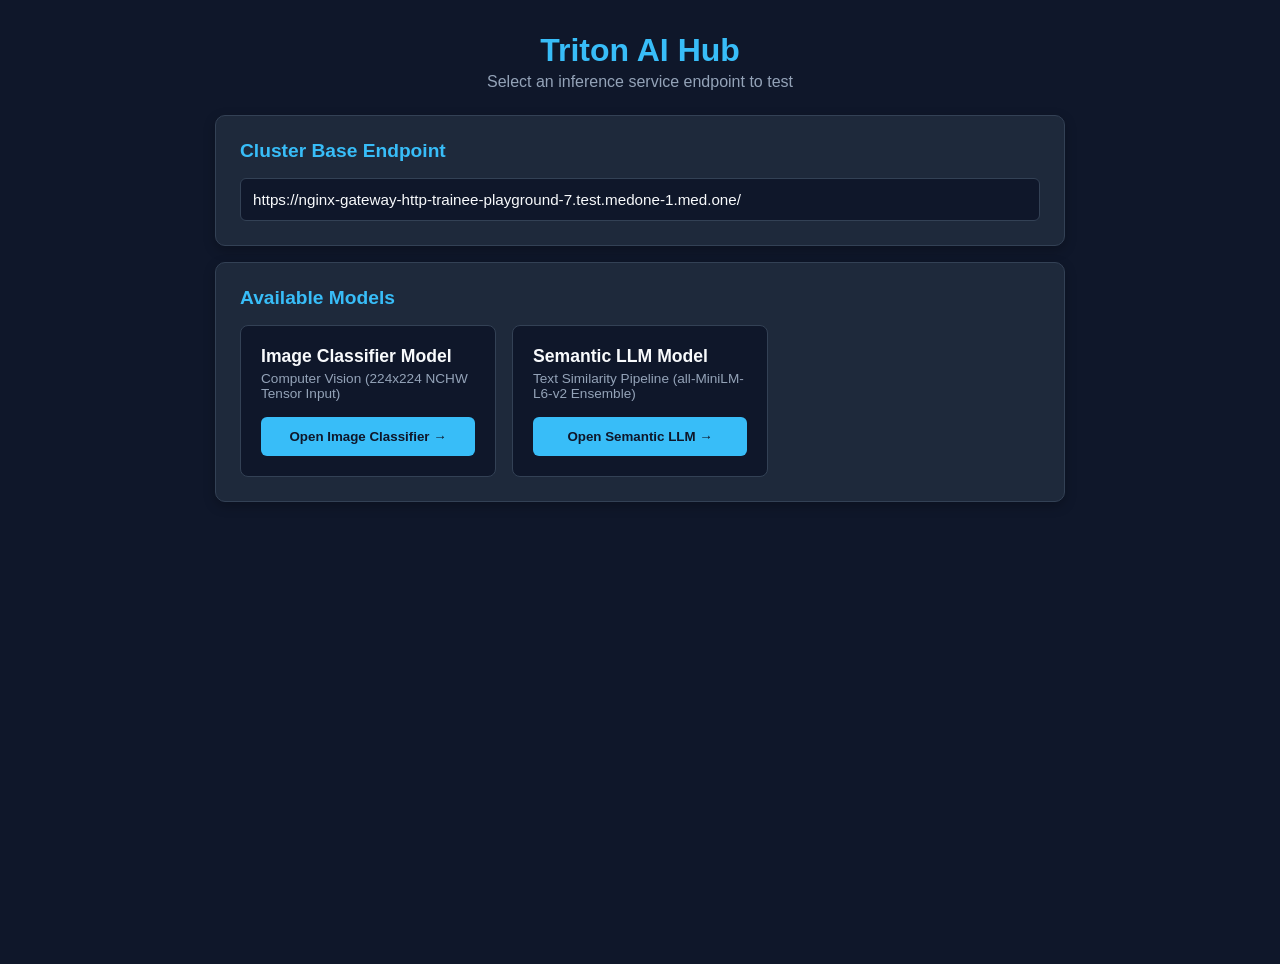
<file: NginxServer/home-page/index.html>
<!DOCTYPE html>
<html lang="en">
<head>
  <meta charset="UTF-8" />
  <meta name="viewport" content="width=device-width, initial-scale=1.0" />
  <title>Triton AI Hub - Menu</title>
  <link rel="stylesheet" href="styles.css" />
</head>
<body>
  <div class="app-container">
    <header class="app-header">
      <h1>Triton AI Hub</h1>
      <p>Select an inference service endpoint to test</p>
    </header>

    <main class="main-content">
      <!-- Cluster Gateway Configuration -->
      <section class="card">
        <h2>Cluster Base Endpoint</h2>
        <div class="form-group row">
          <input 
            type="text" 
            id="routeUrl" 
            value="https://nginx-gateway-http-trainee-playground-7.test.medone-1.med.one/" 
          />
        </div>
      </section>

      <!-- Static Menu Selection -->
      <section class="card">
        <h2>Available Models</h2>
        <div class="model-grid">
          
          <div class="model-card">
            <div class="model-info">
              <h3>Image Classifier Model</h3>
              <p>Computer Vision (224x224 NCHW Tensor Input)</p>
            </div>
            <button class="btn-primary" onclick="launchApp('classifier.html?model=image_classifier')">
              Open Image Classifier &rarr;
            </button>
          </div>

          <div class="model-card">
            <div class="model-info">
              <h3>Semantic LLM Model</h3>
              <p>Text Similarity Pipeline (all-MiniLM-L6-v2 Ensemble)</p>
            </div>
            <button class="btn-primary" onclick="launchApp('minilm.html')">
              Open Semantic LLM &rarr;
            </button>
          </div>

        </div>
      </section>
    </main>
  </div>

  <script src="menu.js"></script>
</body>
</html>
</file>
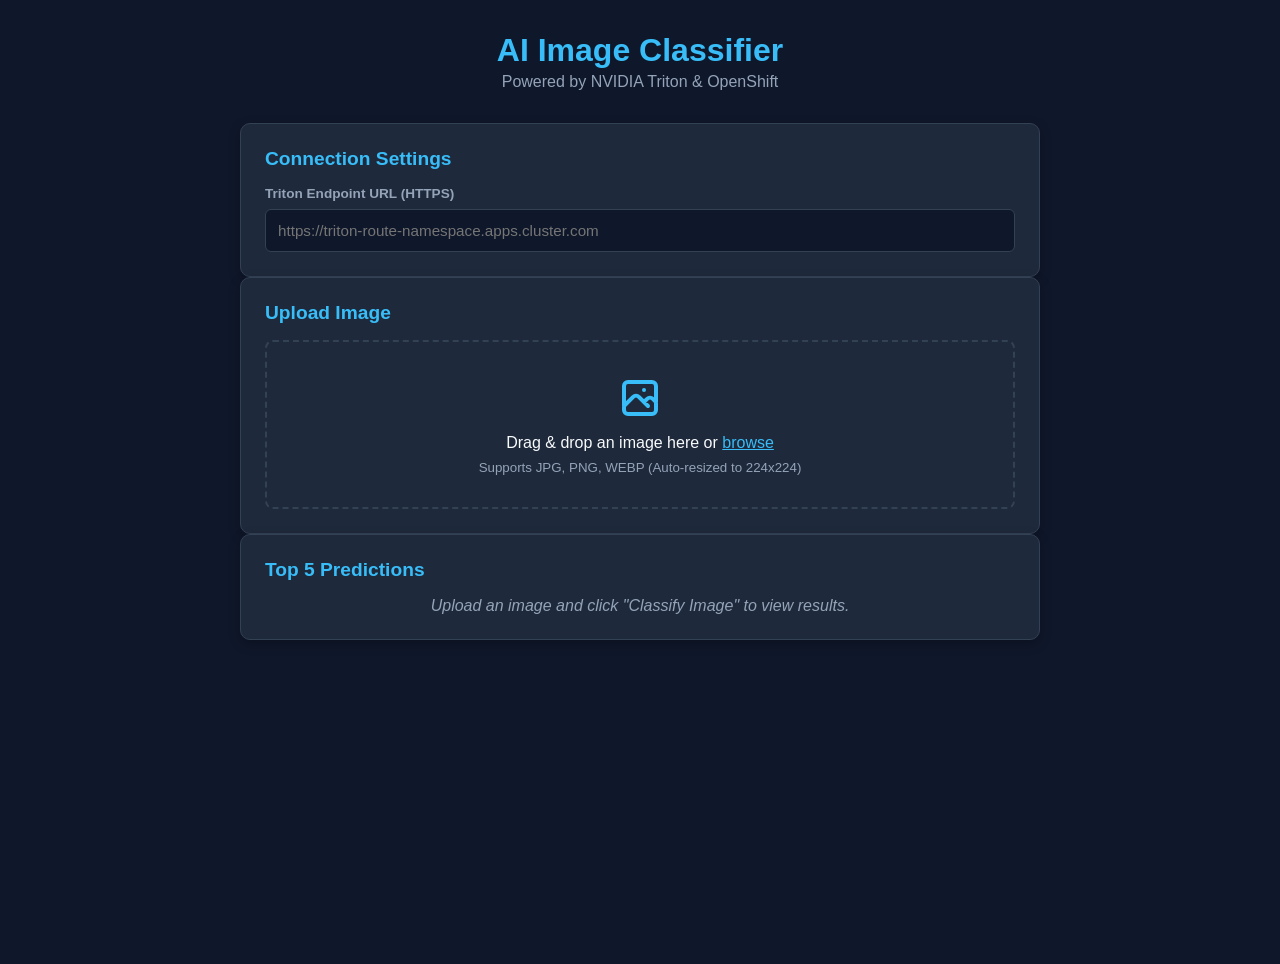
<file: NginxServer/Image-classifier/index.html>
<!DOCTYPE html>
<html lang="en">
<head>
  <meta charset="UTF-8" />
  <meta name="viewport" content="width=device-width, initial-scale=1.0" />
  <title>Image Classifier - Triton Inference</title>
  <link rel="stylesheet" href="styles.css" />
</head>
<body>
  <div class="app-container">
    <header class="app-header">
      <h1>AI Image Classifier</h1>
      <p>Powered by NVIDIA Triton & OpenShift</p>
    </header>

    <main class="main-content">
      <!-- Configuration Section -->
      <section class="card config-card">
        <h2>Connection Settings</h2>
        <div class="form-group">
          <label for="routeUrl">Triton Endpoint URL (HTTPS)</label>
          <input 
            type="text" 
            id="routeUrl" 
            placeholder="https://triton-route-namespace.apps.cluster.com" 
            value="" 
          />
        </div>
      </section>

      <!-- Upload Section -->
      <section class="card upload-card">
        <h2>Upload Image</h2>
        <div class="drop-zone" id="dropZone">
          <input type="file" id="fileInput" accept="image/*" />
          <div class="drop-zone-prompt">
            <svg class="upload-icon" viewBox="0 0 24 24" fill="none" stroke="currentColor">
              <path stroke-linecap="round" stroke-linejoin="round" stroke-width="2" d="M4 16l4.586-4.586a2 2 0 012.828 0L16 16m-2-2l1.586-1.586a2 2 0 012.828 0L20 14m-6-6h.01M6 20h12a2 2 0 002-2V6a2 2 0 00-2-2H6a2 2 0 00-2 2v12a2 2 0 002 2z"/>
            </svg>
            <p>Drag & drop an image here or <span>browse</span></p>
            <small>Supports JPG, PNG, WEBP (Auto-resized to 224x224)</small>
          </div>
        </div>

        <!-- Image Preview & Action -->
        <div class="preview-container hidden" id="previewContainer">
          <div class="image-wrapper">
            <img id="imagePreview" alt="Upload Preview" />
          </div>
          <button id="classifyBtn" class="btn-primary" onclick="classifyImage()">
            Classify Image
          </button>
        </div>
      </section>

      <!-- Prediction Results Section -->
      <section class="card results-card">
        <h2>Top 5 Predictions</h2>
        <div id="statusMessage" class="status-idle">
          Upload an image and click "Classify Image" to view results.
        </div>
        <div id="resultsGrid" class="results-grid"></div>
      </section>
    </main>
  </div>

  <script src="script.js"></script>
</body>
</html>
</file>
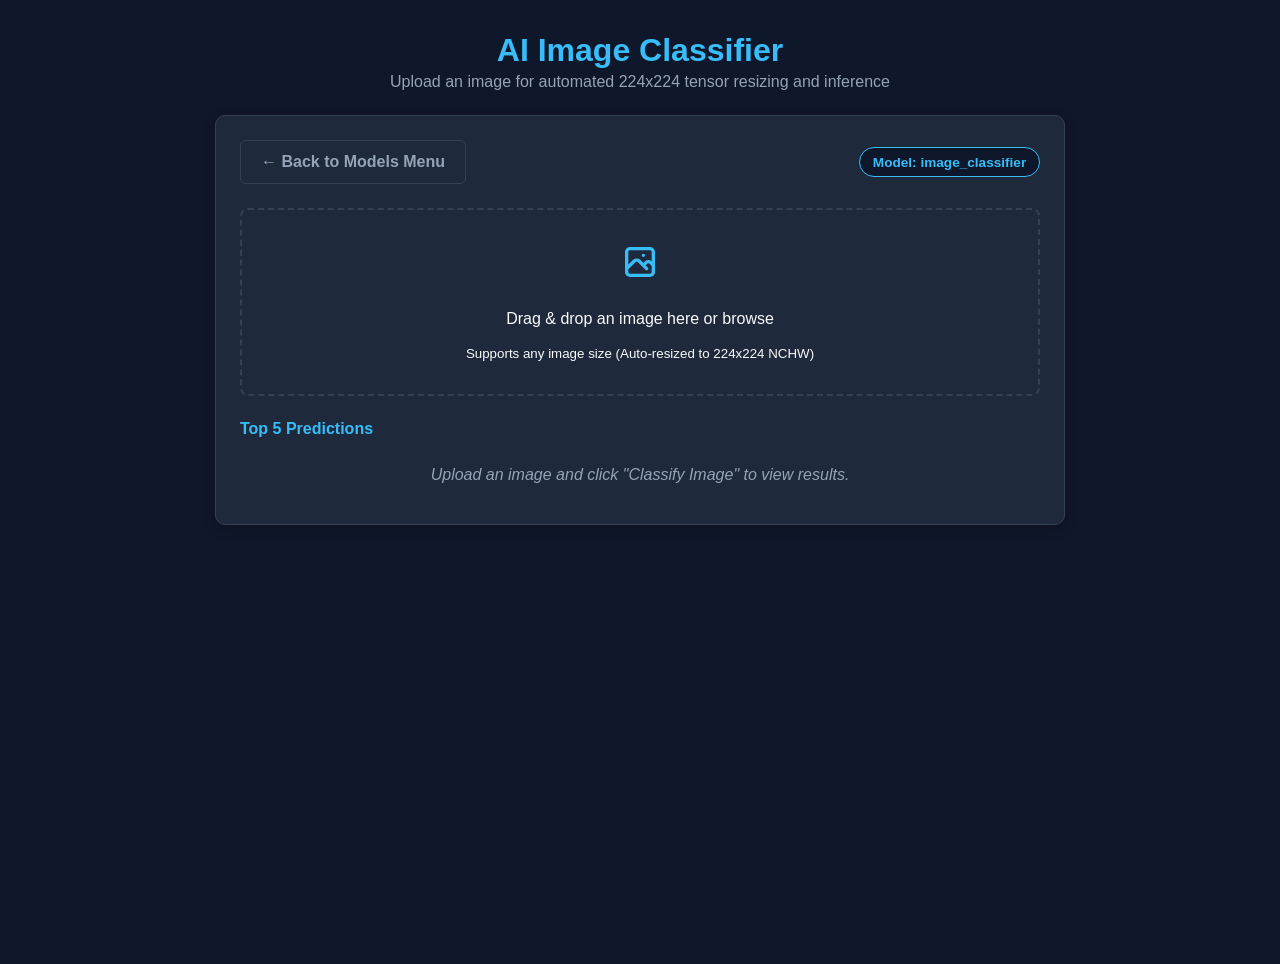
<file: NginxServer/home-page/classifier.html>
<!DOCTYPE html>
<html lang="en">
<head>
  <meta charset="UTF-8" />
  <meta name="viewport" content="width=device-width, initial-scale=1.0" />
  <title>Triton Image Classifier</title>
  <link rel="stylesheet" href="styles.css" />
</head>
<body>
  <div class="app-container">
    <header class="app-header">
      <h1>AI Image Classifier</h1>
      <p>Upload an image for automated 224x224 tensor resizing and inference</p>
    </header>

    <main class="main-content">
      <section class="card">
        <div class="view-header">
          <a href="index.html" class="btn-back">&larr; Back to Models Menu</a>
          <span id="activeModelBadge" class="active-model-tag">Model: Loading...</span>
        </div>

        <!-- Upload Drop Zone -->
        <div class="drop-zone" id="dropZone">
          <input type="file" id="fileInput" accept="image/*" />
          <div class="drop-zone-prompt">
            <svg class="upload-icon" viewBox="0 0 24 24" fill="none" stroke="currentColor">
              <path stroke-linecap="round" stroke-linejoin="round" stroke-width="2" d="M4 16l4.586-4.586a2 2 0 012.828 0L16 16m-2-2l1.586-1.586a2 2 0 012.828 0L20 14m-6-6h.01M6 20h12a2 2 0 002-2V6a2 2 0 00-2-2H6a2 2 0 00-2 2v12a2 2 0 002 2z"/>
            </svg>
            <p>Drag & drop an image here or <span>browse</span></p>
            <small>Supports any image size (Auto-resized to 224x224 NCHW)</small>
          </div>
        </div>

        <!-- Preview & Action -->
        <div class="preview-container hidden" id="previewContainer">
          <div class="image-wrapper">
            <img id="imagePreview" alt="Upload Preview" />
          </div>
          <button id="classifyBtn" class="btn-primary" onclick="classifyImage()">Classify Image</button>
        </div>

        <!-- Prediction Results -->
        <div class="results-container">
          <h3>Top 5 Predictions</h3>
          <div id="statusMessage" class="status-idle">
            Upload an image and click "Classify Image" to view results.
          </div>
          <div id="resultsGrid" class="results-grid"></div>
        </div>
      </section>
    </main>
  </div>

  <script src="classifier.js"></script>
</body>
</html>
</file>
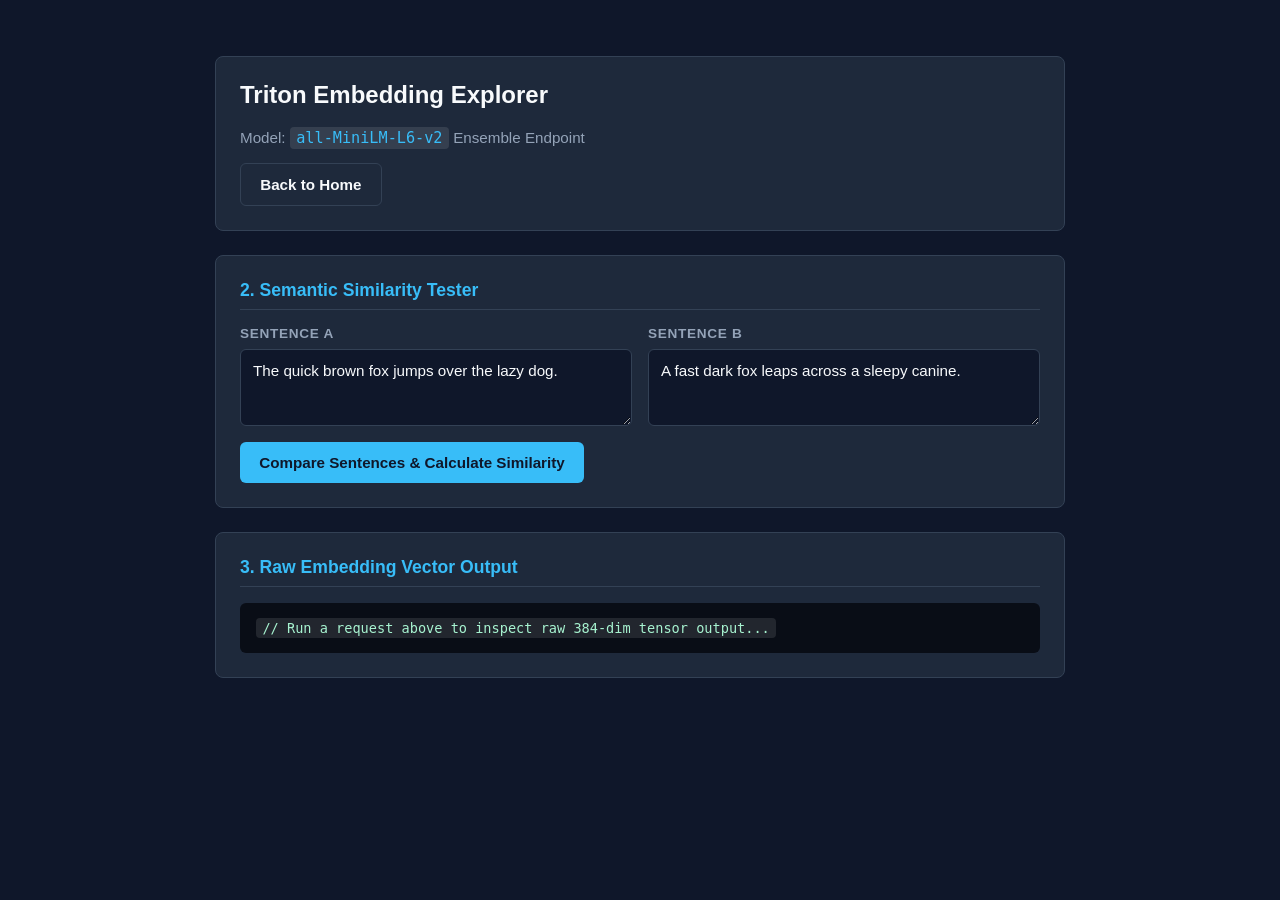
<file: NginxServer/home-page/minilm.html>
<!DOCTYPE html>
<html lang="en">
<head>
  <meta charset="UTF-8">
  <meta name="viewport" content="width=device-width, initial-scale=1.0">
  <title>Triton MiniLM Embedding Tester</title>
  <link rel="stylesheet" href="minilm.css">
</head>
<body>
  <div class="container">
    <header>
      
    </header>
    <section class="card">
      <h1>Triton Embedding Explorer</h1>
      <p class="subtitle">Model: <code>all-MiniLM-L6-v2</code> Ensemble Endpoint</p>
      <a href="index.html" class="btn secondary">Back to Home</a>
    </section>
    <!-- Cosine Similarity Tester Section -->
    <section class="card">
      <h2>2. Semantic Similarity Tester</h2>
      <div class="grid-2">
        <div class="input-group">
          <label for="text-a">Sentence A</label>
          <textarea id="text-a" rows="3">The quick brown fox jumps over the lazy dog.</textarea>
        </div>
        <div class="input-group">
          <label for="text-b">Sentence B</label>
          <textarea id="text-b" rows="3">A fast dark fox leaps across a sleepy canine.</textarea>
        </div>
      </div>
      
      <button id="btn-compare" class="btn primary">Compare Sentences & Calculate Similarity</button>

      <div id="similarity-result" class="result-box hidden">
        <div class="metric">
          <span class="metric-label">Cosine Similarity:</span>
          <span id="score-val" class="metric-value">0.00%</span>
        </div>
        <div class="latency">
          <span id="latency-val">0 ms</span>
        </div>
      </div>
    </section>

    <!-- Raw Output Preview Section -->
    <section class="card">
      <h2>3. Raw Embedding Vector Output</h2>
      <div id="status-indicator" class="status-bar hidden"></div>
      <div class="code-container">
        <pre><code id="json-output">// Run a request above to inspect raw 384-dim tensor output...</code></pre>
      </div>
    </section>
  </div>

  <script src="minilm.js"></script>
</body>
</html>
</file>
<file: NginxServer/home-page/styles.css>
:root {
  --bg-color: #0f172a;
  --card-bg: #1e293b;
  --accent: #38bdf8;
  --accent-hover: #0284c7;
  --text-main: #f8fafc;
  --text-muted: #94a3b8;
  --border: #334155;
  --bar-bg: #0f172a;
  --success: #4ade80;
}

body {
  margin: 0;
  font-family: -apple-system, BlinkMacSystemFont, "Segoe UI", Roboto, Helvetica, Arial, sans-serif;
  background-color: var(--bg-color);
  color: var(--text-main);
  display: flex;
  justify-content: center;
  min-height: 100vh;
  padding: 2rem 1rem;
}

.app-container {
  width: 100%;
  max-width: 850px;
  display: flex;
  flex-direction: column;
  gap: 1.5rem;
}

.app-header { text-align: center; }
.app-header h1 { margin: 0; color: var(--accent); font-size: 2rem; }
.app-header p { margin: 0.25rem 0 0; color: var(--text-muted); }

.card {
  background-color: var(--card-bg);
  border: 1px solid var(--border);
  border-radius: 10px;
  padding: 1.5rem;
  box-shadow: 0 4px 12px rgba(0, 0, 0, 0.25);
  margin-bottom: 1rem;
}

.card h2 { margin-top: 0; font-size: 1.2rem; color: var(--accent); }

.row { display: flex; gap: 0.75rem; }
.row input { flex: 1; }

input[type="text"] {
  background-color: #0f172a;
  border: 1px solid var(--border);
  color: var(--text-main);
  padding: 0.75rem;
  border-radius: 6px;
  font-size: 0.95rem;
}

button, .btn-back {
  border: none;
  border-radius: 6px;
  font-weight: 600;
  cursor: pointer;
  padding: 0.75rem 1.25rem;
  text-decoration: none;
  display: inline-block;
  transition: background-color 0.2s;
}

.btn-primary { background-color: var(--accent); color: #0f172a; }
.btn-primary:hover { background-color: var(--accent-hover); }

.btn-secondary { background-color: var(--border); color: var(--text-main); }
.btn-secondary:hover { background-color: #475569; }

.btn-back { background-color: transparent; border: 1px solid var(--border); color: var(--text-muted); }
.btn-back:hover { background-color: var(--border); color: var(--text-main); }

/* Model Grid */
.model-grid {
  display: grid;
  grid-template-columns: repeat(auto-fill, minmax(240px, 1fr));
  gap: 1rem;
  margin-top: 1rem;
}

.model-card {
  background-color: #0f172a;
  border: 1px solid var(--border);
  border-radius: 8px;
  padding: 1.25rem;
  display: flex;
  flex-direction: column;
  justify-content: space-between;
  gap: 1rem;
}

.model-info h3 { margin: 0; font-size: 1.1rem; color: var(--text-main); }
.model-info p { margin: 0.25rem 0 0; font-size: 0.85rem; color: var(--text-muted); }

.status-badge {
  display: inline-block;
  padding: 0.2rem 0.5rem;
  border-radius: 4px;
  font-size: 0.75rem;
  font-weight: bold;
}
.badge-ready { background-color: rgba(74, 222, 128, 0.2); color: var(--success); }

/* Classifier Page Components */
.view-header {
  display: flex;
  justify-content: space-between;
  align-items: center;
  margin-bottom: 1.5rem;
}

.active-model-tag {
  background-color: #0f172a;
  border: 1px solid var(--accent);
  color: var(--accent);
  padding: 0.4rem 0.8rem;
  border-radius: 20px;
  font-size: 0.85rem;
  font-weight: 600;
}

.drop-zone {
  border: 2px dashed var(--border);
  border-radius: 8px;
  padding: 2rem;
  text-align: center;
  position: relative;
  cursor: pointer;
}
.drop-zone input[type="file"] { position: absolute; top: 0; left: 0; width: 100%; height: 100%; opacity: 0; cursor: pointer; }
.upload-icon { width: 40px; height: 40px; stroke: var(--accent); margin-bottom: 0.5rem; }

.preview-container { margin-top: 1.5rem; display: flex; flex-direction: column; align-items: center; gap: 1rem; }
.image-wrapper img { max-width: 224px; max-height: 224px; border-radius: 8px; border: 2px solid var(--border); object-fit: cover; }

.results-container { margin-top: 1.5rem; }
.results-container h3 { font-size: 1rem; color: var(--accent); margin-bottom: 0.75rem; }
.results-grid { display: flex; flex-direction: column; gap: 0.75rem; }

.prediction-card {
  background-color: #0f172a;
  border: 1px solid var(--border);
  border-radius: 8px;
  padding: 0.8rem 1rem;
}
.prediction-header { display: flex; justify-content: space-between; font-weight: 600; font-size: 0.9rem; }
.prediction-header.rank-green { color: var(--success); }
.prediction-header.rank-yellow { color: #facc15; }
.prediction-header.rank-white { color: var(--text-main); }
.prediction-score { color: var(--success); font-family: monospace; }

.progress-bar-bg { background-color: var(--bg-color); height: 6px; border-radius: 3px; overflow: hidden; margin-top: 0.4rem; }
.progress-bar-fill { height: 100%; background-color: var(--accent); width: 0%; transition: width 0.4s ease-out; }

.status-idle { color: var(--text-muted); font-style: italic; text-align: center; padding: 1rem; }
.hidden { display: none !important; }

.rank-green { color: green; }
.rank-yellow { color: #facc15; }
</file>
<file: NginxServer/Image-classifier/styles.css>
:root {
  --bg-color: #0f172a;
  --card-bg: #1e293b;
  --accent: #38bdf8;
  --accent-hover: #0284c7;
  --text-main: #f8fafc;
  --text-muted: #94a3b8;
  --border: #334155;
  --bar-bg: #0f172a;
  --success: #4ade80;
}

body {
  margin: 0;
  font-family: -apple-system, BlinkMacSystemFont, "Segoe UI", Roboto, Helvetica, Arial, sans-serif;
  background-color: var(--bg-color);
  color: var(--text-main);
  display: flex;
  justify-content: center;
  min-height: 100vh;
  padding: 2rem 1rem;
}

.app-container {
  width: 100%;
  max-width: 800px;
  display: flex;
  flex-direction: column;
  gap: 1.5rem;
}

.app-header {
  text-align: center;
  margin-bottom: 0.5rem;
}

.app-header h1 {
  margin: 0;
  color: var(--accent);
  font-size: 2rem;
}

.app-header p {
  margin: 0.25rem 0 0;
  color: var(--text-muted);
}

.card {
  background-color: var(--card-bg);
  border: 1px solid var(--border);
  border-radius: 10px;
  padding: 1.5rem;
  box-shadow: 0 4px 12px rgba(0, 0, 0, 0.25);
}

.card h2 {
  margin-top: 0;
  margin-bottom: 1rem;
  font-size: 1.2rem;
  color: var(--accent);
}

.form-group {
  display: flex;
  flex-direction: column;
  gap: 0.5rem;
}

label {
  font-size: 0.85rem;
  color: var(--text-muted);
  font-weight: 600;
}

input[type="text"] {
  background-color: #0f172a;
  border: 1px solid var(--border);
  color: var(--text-main);
  padding: 0.75rem;
  border-radius: 6px;
  font-size: 0.95rem;
}

input[type="text"]:focus {
  outline: none;
  border-color: var(--accent);
}

/* Upload Drop Zone */
.drop-zone {
  border: 2px dashed var(--border);
  border-radius: 8px;
  padding: 2rem;
  text-align: center;
  position: relative;
  cursor: pointer;
  transition: border-color 0.2s, background-color 0.2s;
}

.drop-zone:hover, .drop-zone.dragover {
  border-color: var(--accent);
  background-color: rgba(56, 189, 248, 0.05);
}

.drop-zone input[type="file"] {
  position: absolute;
  top: 0;
  left: 0;
  width: 100%;
  height: 100%;
  opacity: 0;
  cursor: pointer;
}

.upload-icon {
  width: 48px;
  height: 48px;
  stroke: var(--accent);
  margin-bottom: 0.5rem;
}

.drop-zone-prompt p {
  margin: 0;
  font-size: 1rem;
}

.drop-zone-prompt p span {
  color: var(--accent);
  text-decoration: underline;
}

.drop-zone-prompt small {
  color: var(--text-muted);
  display: block;
  margin-top: 0.5rem;
}

/* Preview Section */
.preview-container {
  margin-top: 1.5rem;
  display: flex;
  flex-direction: column;
  align-items: center;
  gap: 1rem;
}

.image-wrapper img {
  max-width: 224px;
  max-height: 224px;
  border-radius: 8px;
  border: 2px solid var(--border);
  object-fit: cover;
}

.btn-primary {
  background-color: var(--accent);
  color: #0f172a;
  border: none;
  padding: 0.75rem 2rem;
  font-size: 1rem;
  font-weight: 700;
  border-radius: 6px;
  cursor: pointer;
  transition: background-color 0.2s;
}

.btn-primary:hover {
  background-color: var(--accent-hover);
}

/* Results Grid */
.status-idle {
  color: var(--text-muted);
  font-style: italic;
  text-align: center;
}

.results-grid {
  display: flex;
  flex-direction: column;
  gap: 0.75rem;
}

.prediction-card {
  background-color: #0f172a;
  border: 1px solid var(--border);
  border-radius: 8px;
  padding: 0.9rem 1.2rem;
  display: flex;
  flex-direction: column;
  gap: 0.5rem;
}

.prediction-header {
  display: flex;
  justify-content: space-between;
  font-weight: 600;
}

.prediction-label {
  color: var(--text-main);
  text-transform: capitalize;
}

.prediction-score {
  color: var(--success);
  font-family: monospace;
}

.progress-bar-bg {
  background-color: var(--bar-bg);
  height: 8px;
  border-radius: 4px;
  overflow: hidden;
  border: 1px solid var(--border);
}

.progress-bar-fill {
  height: 100%;
  background-color: var(--accent);
  width: 0%;
  transition: width 0.5s ease-out;
}

.hidden {
  display: none !important;
}
</file>
<file: NginxServer/home-page/minilm.css>
:root {
  --bg-color: #0f172a;
  --card-bg: #1e293b;
  --text-main: #f8fafc;
  --text-muted: #94a3b8;
  --primary: #38bdf8;
  --primary-hover: #0284c7;
  --border-color: #334155;
  --success: #22c55e;
  --error: #ef4444;
}

* {
  box-sizing: border-box;
  margin: 0;
  padding: 0;
  font-family: -apple-system, BlinkMacSystemFont, "Segoe UI", Roboto, Helvetica, Arial, sans-serif;
}

body {
  background-color: var(--bg-color);
  color: var(--text-main);
  padding: 2rem 1rem;
  display: flex;
  justify-content: center;
}

.container {
  width: 100%;
  max-width: 850px;
  display: flex;
  flex-direction: column;
  gap: 1.5rem;
}

header h1 {
  font-size: 1.8rem;
  font-weight: 700;
  color: var(--text-main);
}

.subtitle {
  color: var(--text-muted);
  font-size: 0.95rem;
  margin-top: 0.25rem;
}

code {
  font-family: monospace;
  background: rgba(255, 255, 255, 0.1);
  padding: 0.1rem 0.4rem;
  border-radius: 4px;
  color: var(--primary);
}

.card {
  background: var(--card-bg);
  border: 1px solid var(--border-color);
  border-radius: 8px;
  padding: 1.5rem;
  display: flex;
  flex-direction: column;
  gap: 1rem;
}

.card h2 {
  font-size: 1.1rem;
  color: var(--primary);
  border-bottom: 1px solid var(--border-color);
  padding-bottom: 0.5rem;
}

.input-group {
  display: flex;
  flex-direction: column;
  gap: 0.5rem;
}

label {
  font-size: 0.85rem;
  font-weight: 600;
  color: var(--text-muted);
  text-transform: uppercase;
  letter-spacing: 0.05em;
}

input, textarea {
  background: #0f172a;
  border: 1px solid var(--border-color);
  border-radius: 6px;
  color: var(--text-main);
  padding: 0.75rem;
  font-size: 0.95rem;
  outline: none;
  transition: border-color 0.2s;
}

input:focus, textarea:focus {
  border-color: var(--primary);
}

.grid-2 {
  display: grid;
  grid-template-columns: 1fr 1fr;
  gap: 1rem;
}

@media (max-width: 600px) {
  .grid-2 {
    grid-template-columns: 1fr;
  }
}

.btn {
  background: var(--primary);
  color: #0f172a;
  border: none;
  border-radius: 6px;
  padding: 0.75rem 1.2rem;
  font-weight: 600;
  font-size: 0.95rem;
  cursor: pointer;
  transition: background 0.2s;
  text-decoration: none;
  display: inline-block;
  width: fit-content;
}

.btn:hover {
  background: var(--primary-hover);
}

.btn.secondary {
  background: transparent;
  color: var(--text-main);
  border: 1px solid var(--border-color);
}

.btn.secondary:hover {
  background: rgba(255, 255, 255, 0.08);
}

.result-box {
  background: #0f172a;
  border: 1px solid var(--border-color);
  border-radius: 6px;
  padding: 1rem;
  display: flex;
  justify-content: space-between;
  align-items: center;
}

.metric-label {
  color: var(--text-muted);
  margin-right: 0.5rem;
}

.metric-value {
  font-size: 1.4rem;
  font-weight: 700;
  color: var(--success);
}

.latency {
  font-size: 0.85rem;
  color: var(--text-muted);
}

.status-bar {
  padding: 0.5rem 0.75rem;
  border-radius: 4px;
  font-size: 0.85rem;
}

.status-bar.error {
  background: rgba(239, 68, 68, 0.2);
  color: var(--error);
  border: 1px solid var(--error);
}

.code-container {
  background: #090d16;
  border-radius: 6px;
  padding: 1rem;
  max-height: 250px;
  overflow-y: auto;
}

pre code {
  color: #a7f3d0;
  font-size: 0.85rem;
  white-space: pre-wrap;
  word-break: break-all;
}

.hidden {
  display: none !important;
}
</file>
